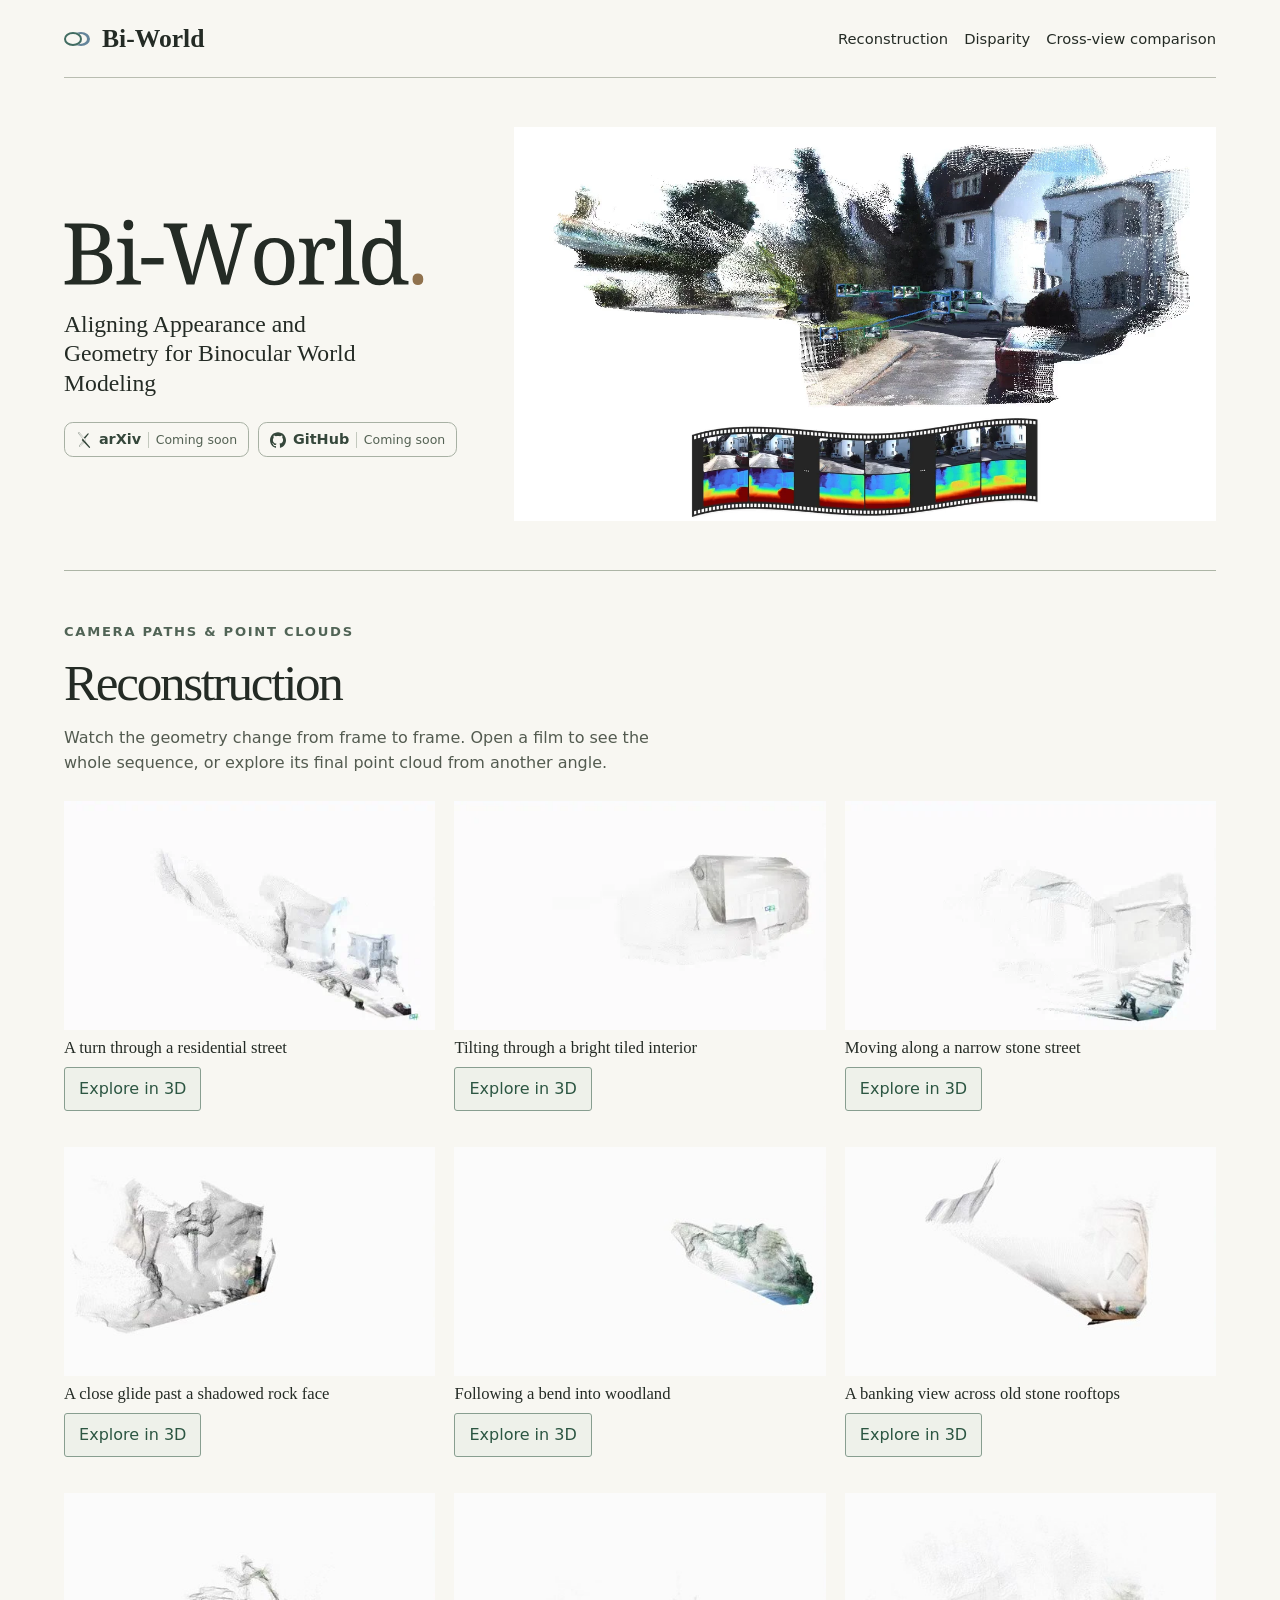
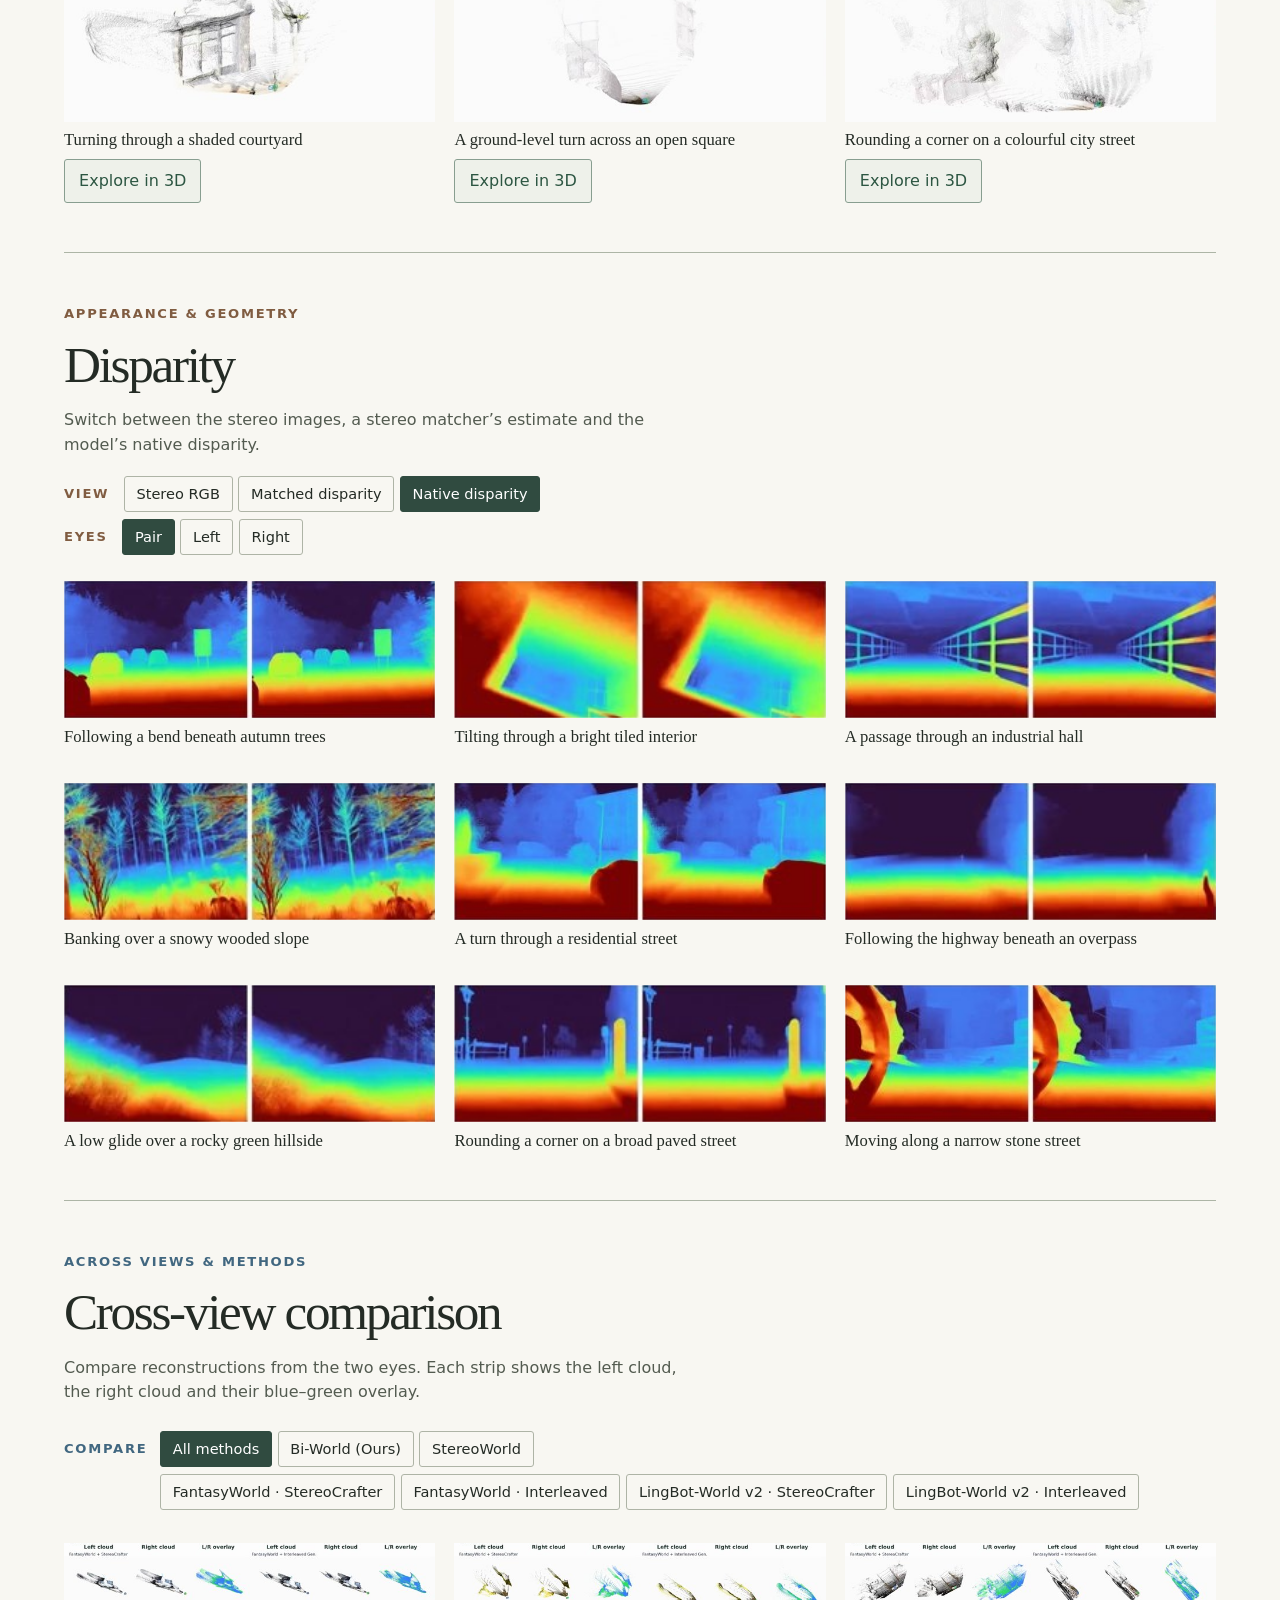
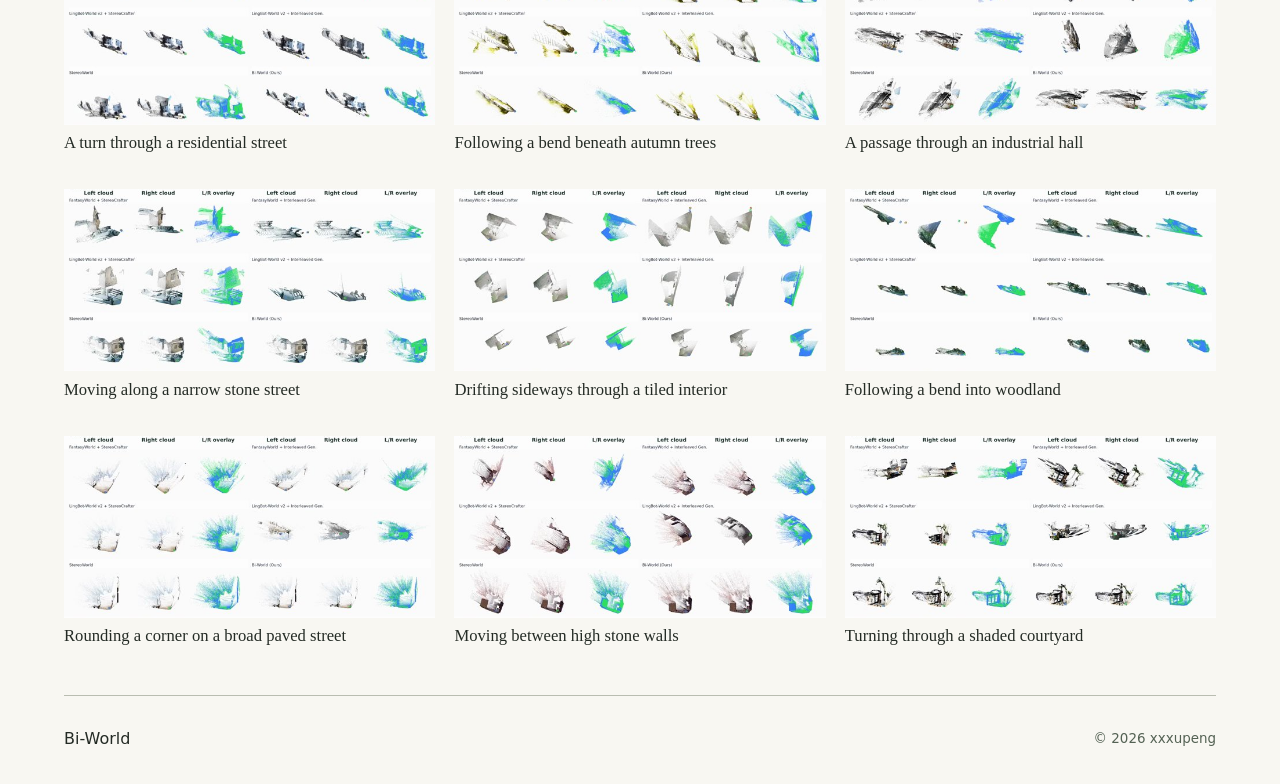
<file: projects/bi-world/index.html>
<!doctype html>
<html lang="en"><meta charset="utf-8"><meta http-equiv="Content-Security-Policy" content="default-src 'none'; style-src 'self' file: 'unsafe-inline'; script-src 'self' file:; media-src 'self' file:; img-src 'self' file: data:; connect-src 'none'"><meta name="viewport" content="width=device-width, initial-scale=1">
<title>Bi-World</title><link rel="stylesheet" href="assets/style.css">
<header><a class="wordmark" href="#"><i></i> Bi-World</a><nav aria-label="Films"><a href="#reconstruction">Reconstruction</a><a href="#disparity">Disparity</a><a href="#comparison">Cross-view comparison</a></nav></header>
<main><section class="opening"><div class="lead"><h1><img class="title-mark" src="assets/images/title.svg" alt="Bi-World."></h1><p class="subtitle">Aligning Appearance and Geometry for Binocular World Modeling</p>
<div class="project-resources" role="group" aria-label="Project resources">
<button type="button" disabled><svg aria-hidden="true" focusable="false" viewBox="0 0 24 24" xmlns="http://www.w3.org/2000/svg"><path d="M3.8423 0a1.0037 1.0037 0 0 0-.922.6078c-.1536.3687-.0438.6275.2938 1.1113l6.9185 8.3597-1.0223 1.1058a1.0393 1.0393 0 0 0 .003 1.4229l1.2292 1.3135-5.4391 6.4444c-.2803.299-.4538.823-.2971 1.1986a1.0253 1.0253 0 0 0 .9585.635.9133.9133 0 0 0 .6891-.3405l5.783-6.126 7.4902 8.0051a.8527.8527 0 0 0 .6835.2597.9575.9575 0 0 0 .8777-.6138c.1577-.377-.017-.7502-.306-1.1407l-7.0518-8.3418 1.0632-1.13a.9626.9626 0 0 0 .0089-1.3165L4.6336.4639s-.3733-.4535-.768-.463zm0 .272h.0166c.2179.0052.4874.2715.5644.3639l.005.006.0052.0055 10.169 10.9905a.6915.6915 0 0 1-.0072.945l-1.0666 1.133-1.4982-1.7724-8.5994-10.39c-.3286-.472-.352-.6183-.2592-.841a.7307.7307 0 0 1 .6704-.4401Zm14.341 1.5701a.877.877 0 0 0-.6554.2418l-5.6962 6.1584 1.6944 1.8319 5.3089-6.5138c.3251-.4335.479-.6603.3247-1.0292a1.1205 1.1205 0 0 0-.9763-.689zm-7.6557 12.2823 1.3186 1.4135-5.7864 6.1295a.6494.6494 0 0 1-.4959.26.7516.7516 0 0 1-.706-.4669c-.1119-.2682.0359-.6864.2442-.9083l.0051-.0055.0047-.0055z"/></svg><strong>arXiv</strong><span>Coming soon</span></button>
<button type="button" disabled><svg aria-hidden="true" focusable="false" viewBox="0 0 24 24" xmlns="http://www.w3.org/2000/svg"><path d="M12 .297c-6.63 0-12 5.373-12 12 0 5.303 3.438 9.8 8.205 11.385.6.113.82-.258.82-.577 0-.285-.01-1.04-.015-2.04-3.338.724-4.042-1.61-4.042-1.61C4.422 18.07 3.633 17.7 3.633 17.7c-1.087-.744.084-.729.084-.729 1.205.084 1.838 1.236 1.838 1.236 1.07 1.835 2.809 1.305 3.495.998.108-.776.417-1.305.76-1.605-2.665-.3-5.466-1.332-5.466-5.93 0-1.31.465-2.38 1.235-3.22-.135-.303-.54-1.523.105-3.176 0 0 1.005-.322 3.3 1.23.96-.267 1.98-.399 3-.405 1.02.006 2.04.138 3 .405 2.28-1.552 3.285-1.23 3.285-1.23.645 1.653.24 2.873.12 3.176.765.84 1.23 1.91 1.23 3.22 0 4.61-2.805 5.625-5.475 5.92.42.36.81 1.096.81 2.22 0 1.606-.015 2.896-.015 3.286 0 .315.21.69.825.57C20.565 22.092 24 17.592 24 12.297c0-6.627-5.373-12-12-12"/></svg><strong>GitHub</strong><span>Coming soon</span></button>
</div></div>
<figure class="plate"><button id="openHero" class="stage openingFilm" aria-label="Open the introductory film"><img class="cover" id="openingCover" alt=""><video id="introVideo" autoplay muted loop playsinline preload="metadata" aria-hidden="true"></video><img id="introFallback" hidden alt=""></button></figure></section>
<section class="study" id="reconstruction"><small>Camera paths &amp; point clouds</small><h2>Reconstruction</h2><p>Watch the geometry change from frame to frame. Open a film to see the whole sequence, or explore its final point cloud from another angle.</p><div class="choices"></div><div class="studies"></div></section>
<section class="study" id="disparity"><small>Appearance &amp; geometry</small><h2>Disparity</h2><p>Switch between the stereo images, a stereo matcher’s estimate and the model’s native disparity.</p><div class="choices"></div><div class="studies"></div></section>
<section class="study" id="comparison"><small>Across views &amp; methods</small><h2>Cross-view comparison</h2><p>Compare reconstructions from the two eyes. Each strip shows the left cloud, the right cloud and their blue–green overlay.</p><div class="choices"></div><div class="studies"></div></section>
</main>
<footer><span>Bi-World</span><small class="site-credit">© 2026 xxxupeng</small></footer>
<dialog id="viewer" aria-labelledby="sceneTitle"><div class="viewerhead"><h2 id="sceneTitle"></h2><button id="close">Close</button></div><div id="screen"><video id="movie" controls playsinline preload="none"></video></div><p id="caption"></p></dialog>
<dialog id="cloudDialog" aria-labelledby="cloudTitle"><div class="viewerhead"><div><small>Full-sequence point cloud</small><h2 id="cloudTitle"></h2></div><button id="cloudClose">Close</button></div>
<div class="cloudStage"><canvas id="cloudCanvas" tabindex="0" aria-label="Interactive RGB point cloud. Drag or use the arrow keys to orbit; scroll or use the zoom buttons to zoom."></canvas><span id="cloudStatus" role="status"></span></div>
<div class="cloudTools" aria-label="Point cloud controls"><button data-view="front">Front</button><button data-view="oblique">Oblique</button><button id="cloudReset">Reset view</button><button id="cloudPaths" aria-pressed="true">Camera paths</button><button id="cloudOut" aria-label="Zoom out">−</button><button id="cloudIn" aria-label="Zoom in">+</button></div>
<p class="cloudLegend"><b>Left camera</b> · <b>Right camera</b> · Drag to orbit. Scroll to zoom.</p></dialog>
<script src="assets/asset-path.js"></script>
<script src="assets/catalog.js"></script>
<script src="assets/cloud-viewer.js"></script>
<script src="assets/gallery.js"></script>
</html>
</file>
<file: projects/bi-world/assets/style.css>
*{box-sizing:border-box}html{scroll-behavior:smooth}body{margin:0;background:#f8f7f2;color:#242b25;font:1rem/1.55 system-ui,sans-serif}header,main,footer{max-width:1480px;margin:auto;padding-inline:clamp(18px,5vw,82px)}header,nav,figcaption,.viewerhead,.transport,.tabs,footer,.switch{display:flex;align-items:center;gap:1rem}header,figcaption,.viewerhead,footer{justify-content:space-between}header{height:78px;border-bottom:1px solid #c8c9bc}.wordmark{font: bold 1.6rem Georgia,serif;display:flex;align-items:center;gap:14px}.wordmark i{width:18px;height:14px;border:2px solid #416c61;border-radius:50%;box-shadow:7px 0 0 -2px #f8f7f2,8px 0 0 0 #64849a;margin-right:6px}a{color:inherit;text-decoration:none}a:hover{text-decoration:underline}nav{font-size:.92rem}small,figcaption span{font-size:.82rem;letter-spacing:.13em;text-transform:uppercase;color:#516456;font-weight:650}h1,h2,em{font-family:Georgia,'Times New Roman',serif;font-weight:400}h1{font-size:clamp(4rem,7.3vw,8rem);line-height:1;margin:.26em 0 .18em;letter-spacing:-.07em}h1 span{color:#90724e}h2{font-size:clamp(2rem,4vw,4.2rem);line-height:1.06;letter-spacing:-.045em;margin:.22em 0}.subtitle{font:1.48rem/1.25 Georgia,serif;max-width:26ch}.lead>p:not(.subtitle),section>p,.stereo p{color:#535b50;max-width:61ch}button,select{font:inherit;color:inherit;cursor:pointer}button{border:1px solid #aeb4a6;background:transparent;border-radius:3px;padding:.53rem .88rem}button:hover,button[aria-pressed=true]{background:#dfe8df}button:focus-visible,a:focus-visible,input:focus-visible{outline:3px solid #49818a;outline-offset:3px}.dark{background:#2f473c;color:white;padding:.75rem 1.1rem}.dark:hover{background:#435d50}.opening{display:grid;grid-template-columns: .83fr 1.4fr;align-items:center;gap:3%;padding-block:clamp(30px,5vw,80px)}.plate{margin:0}.stage{position:relative;background:#eaece4;aspect-ratio:1.48;overflow:hidden}.stage img{position:absolute;top:0;width:100%;height:84%;object-fit:contain}.stage .film{top:auto;bottom:2%;left:4%;width:92%;height:auto;transform:rotate(-3deg)}figcaption{margin-top:10px}figcaption em{font-size:1.25rem}.stereo{display:grid;grid-template-columns:minmax(180px,1fr) 1.4fr;gap:6%;align-items:center;border-block:1px solid #c8c9bc;padding-block:24px}.ocular{max-height:240px;overflow:hidden}.ocular img{width:100%;display:block;object-fit:cover;max-height:240px}.stereo h2{font-size:clamp(2rem,3vw,3.5rem)}#collection,#archive{padding-top:5rem;scroll-margin-top:1rem}.wall,.library{display:grid;grid-template-columns:repeat(3,minmax(0,1fr));gap:28px 18px;margin:26px 0}.tile{display:block;text-align:left;padding:0;border:none;background:none!important}.tile img{display:block;width:100%;aspect-ratio:4/3;object-fit:cover;transition:filter .2s}.tile:hover img{filter:brightness(1.08)}.tile strong{display:block;font:1.4rem Georgia,serif;margin-top:.45em}.tile span{color:#586156;font-size:.85rem}.wall>.tile:first-child{grid-column:span 2}.wall>.tile:first-child img{aspect-ratio:auto;height:clamp(210px,29vw,430px)}.library{grid-template-columns:repeat(auto-fill,minmax(155px,1fr))}.library strong{font-size:1rem}.library span{display:none}select{margin-left:1em;padding:.45em;background:#fafaf7;border:1px solid #adb5a5}footer{margin-top:3rem;padding-block:2rem;border-top:1px solid #c8c9bc}dialog{width:min(96vw,1450px);max-height:96dvh;padding:18px;background:#202622;color:#f7f6ed;border:0;border-radius:5px}dialog::backdrop{background:#111a15de}dialog h2{font-size:1.8rem}dialog small{color:#bdc9b9}dialog button{color:inherit;border-color:#637066}dialog button:hover,dialog button[aria-pressed=true]{background:#455c4d}.tabs,.transport{flex-wrap:wrap;margin:.65em 0;gap:.45rem}#screen{position:relative;width:min(100%,108vh);aspect-ratio:2560/1312;overflow:hidden;background:#fff;margin:auto}video{display:block;position:absolute;width:100%;top:-9.7561%;height:auto}#seek{flex:1;min-width:85px;accent-color:#cedcc7}#caption{color:#cbd4c9;margin:.55rem 0}.tabs button,.transport button{font-size:.93rem}@media(max-width:700px){.opening,.stereo{grid-template-columns:1fr}.plate{margin-top:24px}.ocular{margin-bottom:1rem}.wall{grid-template-columns:1fr 1fr}.wall>.tile:first-child img{height:auto;aspect-ratio:16/9}.tabs{gap:.2em}.tabs button{padding:.4em}nav{gap:.6rem}.stage{aspect-ratio:1.65}.library{grid-template-columns:repeat(2,1fr)}}@media(prefers-reduced-motion:reduce){*{scroll-behavior:auto!important;transition:none!important}}
.heroMotion{position:absolute;inset:0 0 17%;overflow:hidden;background:white;opacity:0;transition:opacity .4s}.heroMotion.shown{opacity:1}.heroMotion video{width:133%;top:50%;transform:translateY(-51%);left:0}.motionToggle{position:absolute;top:12px;right:12px;background:#f9f9f3e8;color:#344839;font-size:.84rem}.stage>.film{pointer-events:none}
.study{margin-top:clamp(40px,6vw,84px);padding:clamp(22px,3vw,44px) 0 0;border-top:1px solid #adb5a6;scroll-margin-top:1.4rem}.studies{display:grid;grid-template-columns:repeat(auto-fit,minmax(155px,1fr));gap:18px;margin:1.6rem 0 .9rem}.studies .tile img{aspect-ratio:4/3;object-fit:contain;background:white}.studies .tile strong{font-size:1.17rem}.allFilms{display:inline-block;color:#365548;border-bottom:1px solid #899f91;padding:.3em 0}.study#disparity small{color:#805c41}.study#comparison small{color:#416780}@media(max-width:760px){header{height:auto;flex-wrap:wrap;padding-block:12px}header nav{flex-wrap:wrap;gap:.35rem .8rem}.studies{grid-template-columns:repeat(2,minmax(0,1fr))}}
.previewBox{display:block;position:relative;width:100%;overflow:hidden;background:#e9ebe4}.study .tile .previewBox img,.library .tile .previewBox img,.previewBox video{position:absolute;display:block;height:auto;max-width:none;aspect-ratio:auto;pointer-events:none}.previewBox video[hidden],.tile[hidden]{display:none!important}.tile strong{line-height:1.28}.choice,.choices{margin:1.15rem 0}.optionRow{display:flex;flex-wrap:wrap;align-items:center;gap:.36rem;margin:.45rem 0}.optionRow small{margin-right:.55rem}.optionRow button,.choices>button{font-size:.91rem;padding:.36rem .73rem}.optionRow button[aria-pressed=true]{background:#304b40;color:white;border-color:#304b40}.choices>button{border:0;border-bottom:1px solid #9dafa1;border-radius:0;color:#345144}.studies{grid-template-columns:repeat(3,minmax(0,1fr));align-items:start}.library .tile strong{margin-top:.6rem}.stage{background:#eeefe9}#screen video{height:auto;top:-9.7561%}#caption a{text-decoration:underline}.tile:hover strong{text-decoration:underline;text-underline-offset:3px}@media(max-width:700px){.studies{grid-template-columns:1fr 1fr}.studies .tile:first-child{grid-column:1/-1}.library{gap:1.4rem .7rem}}
.study .studies{display:flex;flex-wrap:nowrap;align-items:flex-start;overflow-x:auto;overscroll-behavior-x:contain;padding-bottom:12px;scrollbar-color:#9bad9f #e6e8df;gap:18px}.study .studies>button,.study .studies>.cloudCard{flex:0 0 min(72vw,370px);min-width:0}.cloudCard .tile{width:100%}.exploreCloud{margin-top:.55rem;color:#2c5642;border-color:#889e90;background:#eef1ea}.railControl{display:flex;align-items:center;gap:1rem;margin-top:1.2rem;color:#48594d;font-size:.88rem}.railControl input{flex:1;min-width:0;accent-color:#476650}.cloudStage{position:relative;background:#fcfcf9;margin:12px 0}.cloudStage canvas{display:block;width:100%;height:min(62vh,680px);touch-action:none;cursor:grab}.cloudStage canvas:active{cursor:grabbing}#cloudStatus{position:absolute;top:42%;left:8%;color:#36473e;background:#fcfcf9;pointer-events:none}.cloudTools{display:flex;flex-wrap:wrap;gap:.45rem}.cloudTools button[aria-pressed=true]{background:#456251}.cloudLegend,.cloudNote{font-size:.9rem;margin:.5rem 0;color:#cdd6cc}.cloudLegend b:first-child{color:#96baff}.cloudLegend b:nth-child(2){color:#80df99}
.openingFilm{display:block;width:100%;aspect-ratio:16/9;border:0;border-radius:0;padding:0}.openingFilm video,.openingFilm #introFallback{position:absolute;inset:0;width:100%;height:100%;object-fit:contain}.openingFilm video{opacity:0}.openingFilm video.ready{opacity:1}.openingFilm [hidden]{display:none!important}
#screen.openingView{aspect-ratio:16/9}#screen.openingView video{top:0}
.opening .lead{min-width:0}.opening h1{margin:.30em 0 .20em}.title-mark{display:block;width:min(100%,3.85em);height:auto;max-width:100%}
 .openingFilm>.cover{inset:0;width:100%;height:100%;object-fit:contain}
#comparison .choices{max-width:100%;min-width:0;overflow-x:auto}
#comparison .optionRow{display:grid;grid-template-columns:max-content max-content;
 grid-template-rows:auto auto;align-items:center;justify-content:start;gap:.46rem .8rem}
#comparison .optionRow>small{grid-column:1;grid-row:1;margin:0}
#comparison .methodLine{grid-column:2;display:flex;align-items:center;gap:.36rem}
#comparison .methodLine button{white-space:nowrap}

.study .studies{display:grid;grid-template-columns:repeat(3,minmax(0,1fr));align-items:start;
 width:100%;box-sizing:border-box;overflow:visible;padding:0;gap:clamp(18px,2.8vw,40px) clamp(6px,1.5vw,22px)}
.study .studies>:is(button,.cloudCard),.study .studies .tile:first-child{grid-column:auto;width:100%;min-width:0}
.study .studies .tile strong{font-size:clamp(.82rem,1.3vw,1.17rem);overflow-wrap:anywhere}
@media(max-width:1250px){
 #comparison .choices{overflow:visible}
 #comparison .optionRow{grid-template-columns:max-content minmax(0,1fr)}
 #comparison .methodLine{min-width:0;flex-wrap:wrap}
}
@media(max-width:700px){
 .study .studies .exploreCloud{font-size:.72rem;max-width:100%;padding:.3em .45em}
}
:root{--rhythm:clamp(32px,3.8vw,56px);--side:clamp(18px,5vw,82px)}
header{border-bottom:0;background:linear-gradient(#b9bdb1,#b9bdb1) center bottom / calc(100% - 2 * var(--side)) 1px no-repeat}
.opening{padding-block:var(--rhythm)}
.opening+.study{margin-top:0}
.study{margin-top:var(--rhythm);padding-top:var(--rhythm)}
.study .studies{margin-bottom:0}
footer{margin-top:var(--rhythm);border-top:0;background:linear-gradient(#b9bdb1,#b9bdb1) center top / calc(100% - 2 * var(--side)) 1px no-repeat}
.project-resources{display:flex;flex-wrap:wrap;gap:.55rem;margin-top:1.2rem}
.project-resources button:disabled{display:inline-flex;align-items:center;gap:.42rem;padding:.45rem .7rem;background:transparent;color:#35473b;border:1px solid #a8b1a4;border-radius:.55rem;opacity:1;cursor:default;font:inherit;white-space:nowrap}
.project-resources svg{width:1rem;height:1rem;fill:currentColor}
.project-resources strong{font:600 .9rem/1.3 system-ui,sans-serif}
.project-resources span{border-left:1px solid #c3c9be;padding-left:.43rem;font:400 .78rem/1.3 system-ui,sans-serif;color:#546254}
.site-credit{margin-left:auto;font:400 .84rem/1.4 system-ui,sans-serif;letter-spacing:normal;text-transform:none;color:#546254}
</file>
